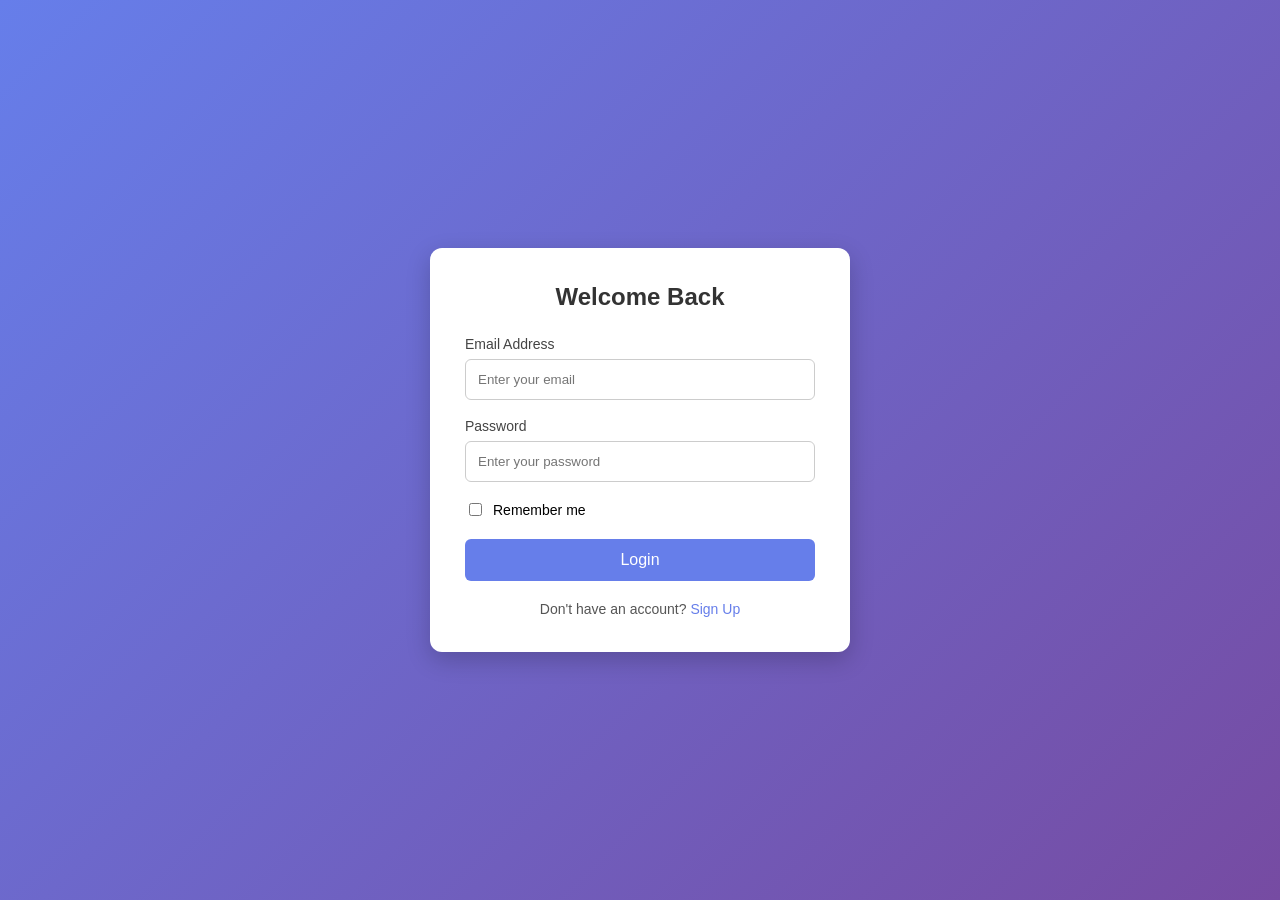
<file: index.html>
<!DOCTYPE html>
<html lang="en">
<head>
    <meta charset="UTF-8">
    <meta name="viewport" content="width=device-width, initial-scale=1.0">
    <title>Login Page</title>
    <link rel="stylesheet" href="assets/css/styles.css">
    <script src="assets/js/login.js" defer></script>
</head>
<body>
    <main class="login-box">
        <h2>Welcome Back</h2>

        <form id="login-form">
            <div class="input-group">
                <label for="email">Email Address</label>
                <input
                    type="email"
                    id="email"
                    name="email"
                    placeholder="Enter your email"
                    autocomplete="email"
                    required
                >
            </div>

            <div class="input-group">
                <label for="password">Password</label>
                <input
                    type="password"
                    id="password"
                    name="password"
                    placeholder="Enter your password"
                    autocomplete="current-password"
                    required
                >
            </div>

            <div class="remember">
                <input type="checkbox" id="remember" name="remember">
                <label for="remember">Remember me</label>
            </div>

            <button type="submit">Login</button>
        </form>

        <div class="signup">
            Don't have an account?
            <a href="/register">Sign Up</a>
        </div>
    </main>
</body>
</html>
</file>
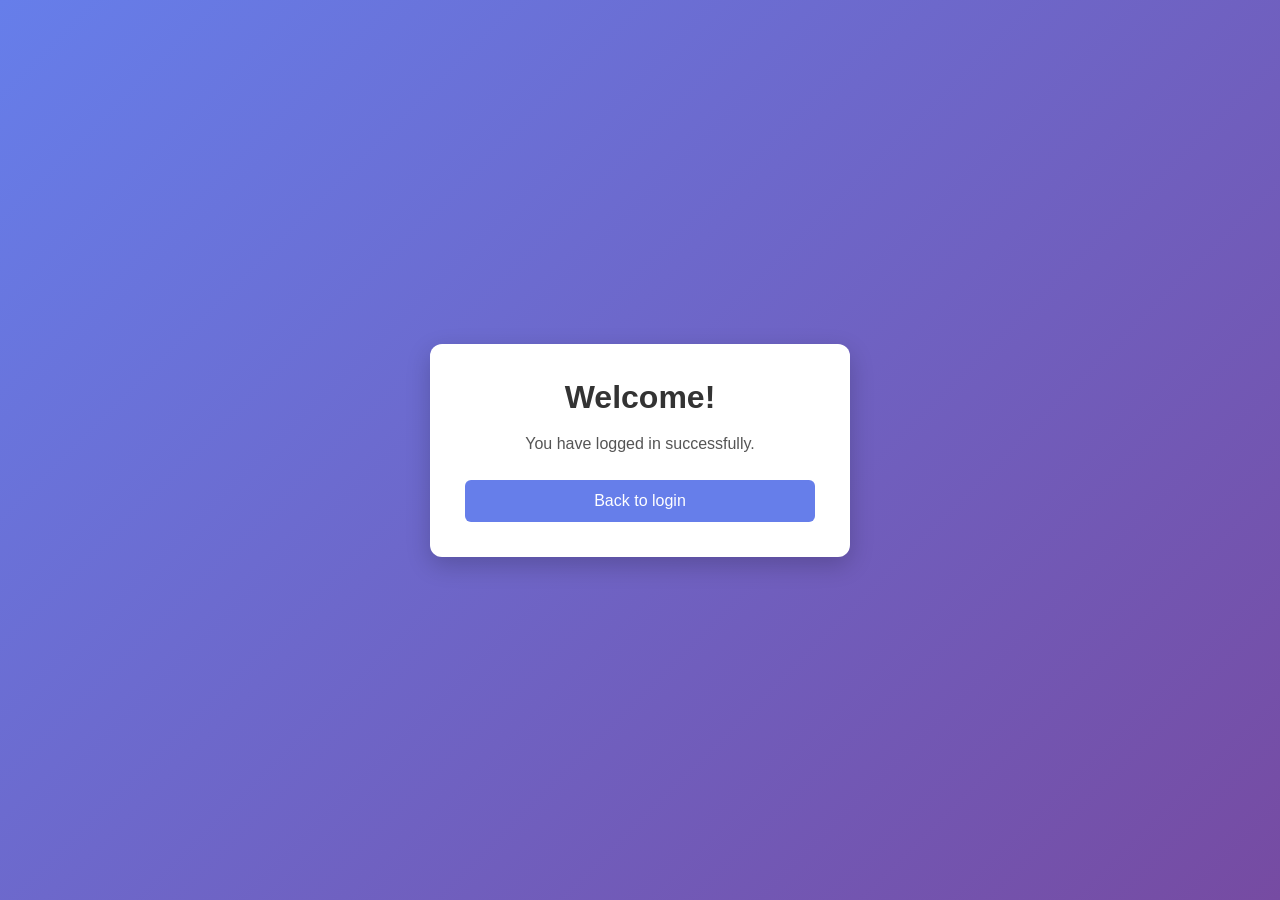
<file: welcome.html>
<!DOCTYPE html>
<html lang="en">
<head>
    <meta charset="UTF-8">
    <meta name="viewport" content="width=device-width, initial-scale=1.0">
    <title>Welcome</title>
    <link rel="stylesheet" href="assets/css/styles.css">
</head>
<body class="welcome-page">
    <main>
        <h1>Welcome!</h1>
        <p>You have logged in successfully.</p>
        <a href="index.html">Back to login</a>
    </main>
</body>
</html>
</file>
<file: assets/css/styles.css>
* {
    box-sizing: border-box;
    font-family: Arial, sans-serif;
}

body {
    display: flex;
    justify-content: center;
    align-items: center;
    min-height: 100vh;
    margin: 0;
    background: linear-gradient(135deg, #667eea, #764ba2);
}

.login-box,
.welcome-page main {
    width: min(90%, 420px);
    padding: 35px;
    background: white;
    border-radius: 12px;
    box-shadow: 0 8px 25px rgba(0, 0, 0, 0.2);
}

.login-box h2,
.welcome-page h1 {
    text-align: center;
    margin-top: 0;
    margin-bottom: 25px;
    color: #333;
}

.input-group {
    margin-bottom: 18px;
}

.input-group label {
    display: block;
    margin-bottom: 7px;
    color: #444;
    font-size: 14px;
}

.input-group input {
    width: 100%;
    padding: 12px;
    border: 1px solid #ccc;
    border-radius: 6px;
    outline: none;
}

.input-group input:focus {
    border-color: #667eea;
}

.remember {
    display: flex;
    align-items: center;
    gap: 8px;
    margin-bottom: 20px;
    font-size: 14px;
}

button,
.welcome-page a {
    display: inline-block;
    width: 100%;
    padding: 12px;
    border: none;
    border-radius: 6px;
    background: #667eea;
    color: white;
    font-size: 16px;
    text-align: center;
    text-decoration: none;
    cursor: pointer;
}

button:hover,
.welcome-page a:hover {
    background: #5367d5;
}

.signup {
    text-align: center;
    margin-top: 20px;
    font-size: 14px;
    color: #555;
}

.signup a {
    color: #667eea;
    text-decoration: none;
}

.welcome-page main {
    text-align: center;
}

.welcome-page h1 {
    margin-bottom: 16px;
}

.welcome-page p {
    margin-bottom: 24px;
    color: #555;
    line-height: 1.5;
}

@media (max-width: 400px) {
    .login-box,
    .welcome-page main {
        padding: 25px;
    }
}
</file>
